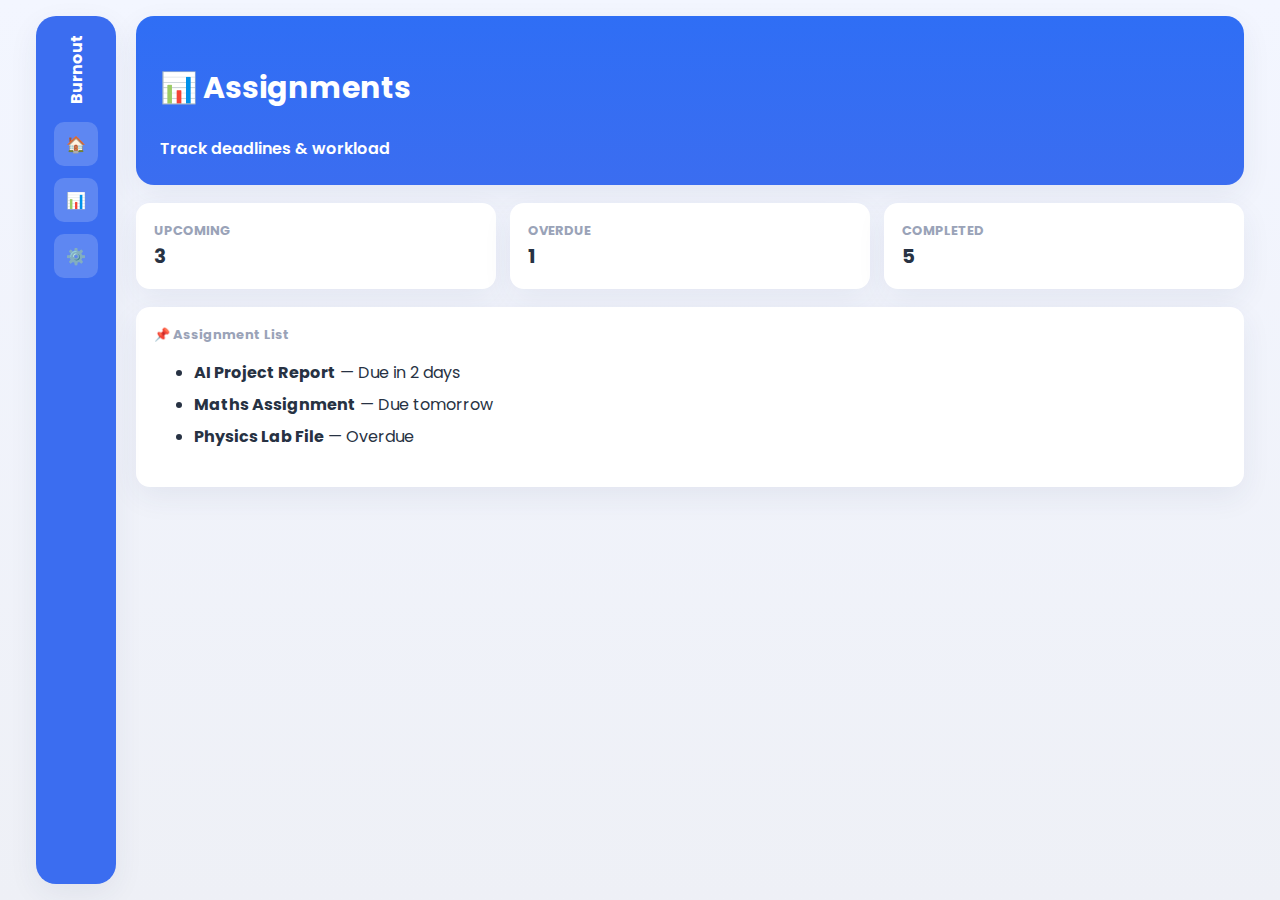
<file: assignments.html>
<!doctype html>
<html lang="en">
<head>
<meta charset="utf-8">
<meta name="viewport" content="width=device-width, initial-scale=1">
<title>Assignments | Burnout Radar</title>

<link href="https://fonts.googleapis.com/css2?family=Poppins:wght@300;400;600;700&display=swap" rel="stylesheet">
<link rel="stylesheet" href="style.css">
</head>

<body>
<div class="wrap">

  <!-- SIDEBAR -->
  <aside class="sidebar">
    <div class="brand">Burnout</div>
    <div class="side-icons">
      <a href="index.html" class="icon">🏠</a>
      <a href="assignments.html" class="icon">📊</a>
      <a href="settings.html" class="icon">⚙️</a>
    </div>
  </aside>

  <main>

    <section class="hero">
      <h2 class="hero-name">📊 Assignments</h2>
      <div class="hero-day">Track deadlines & workload</div>
    </section>

    <div class="stats">
      <div class="card">
        <h4>UPCOMING</h4>
        <div class="val">3</div>
      </div>
      <div class="card">
        <h4>OVERDUE</h4>
        <div class="val">1</div>
      </div>
      <div class="card">
        <h4>COMPLETED</h4>
        <div class="val">5</div>
      </div>
    </div>

    <div class="lower">
      <div class="card">
        <h4>📌 Assignment List</h4>

        <ul style="margin-top:12px;line-height:2">
          <li><b>AI Project Report</b> — Due in 2 days</li>
          <li><b>Maths Assignment</b> — Due tomorrow</li>
          <li><b>Physics Lab File</b> — Overdue</li>
        </ul>
      </div>
    </div>

  </main>
</div>

</body>
</html>
</file>
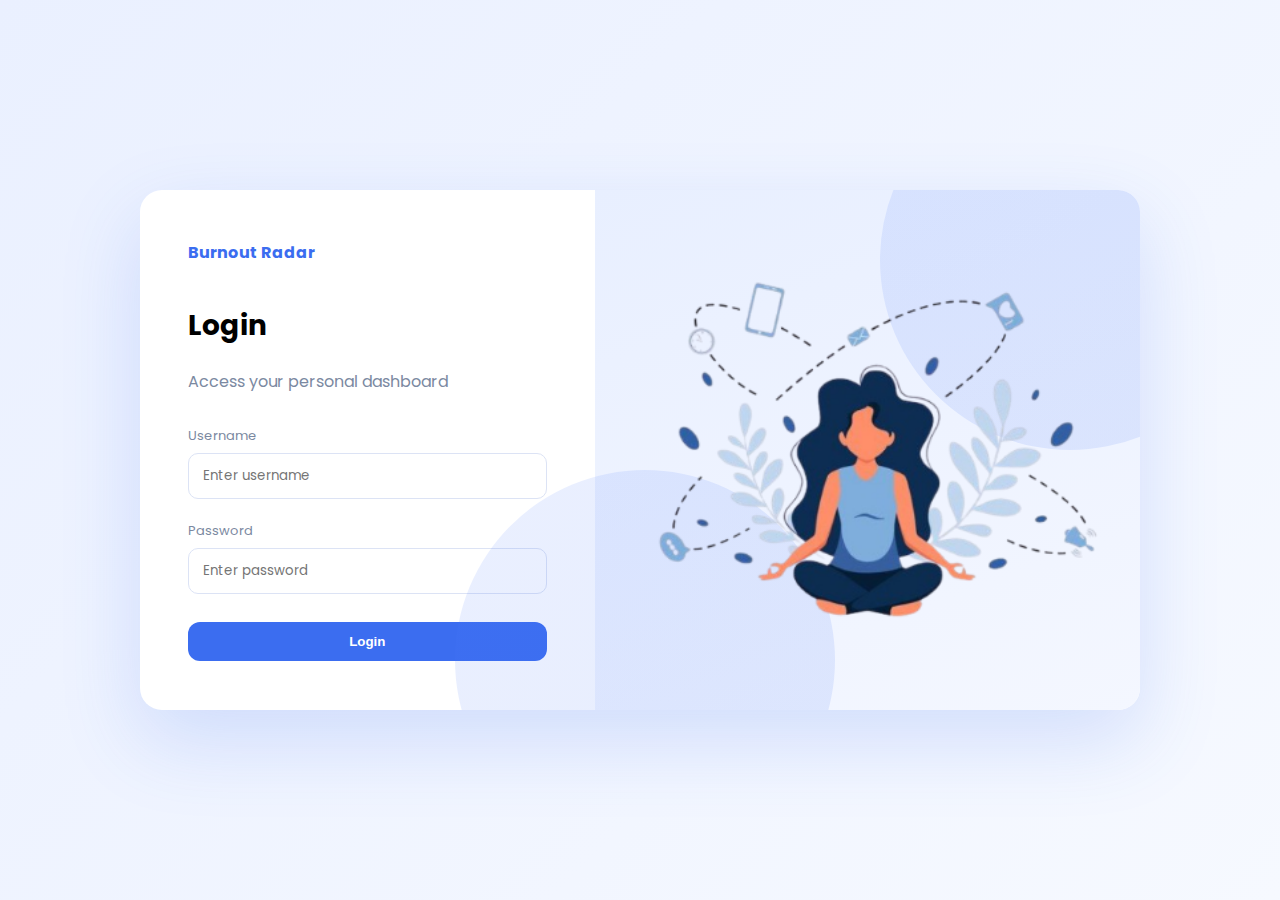
<file: login.html>
<!doctype html>
<html lang="en">
<head>
<meta charset="utf-8">
<meta name="viewport" content="width=device-width, initial-scale=1">
<title>Login | Burnout Radar</title>

<link href="https://fonts.googleapis.com/css2?family=Poppins:wght@300;400;600;700&display=swap" rel="stylesheet">

<style>
:root{
  --primary:#3b6df0;
  --bg:#eef3ff;
  --card:#ffffff;
  --muted:#7b89a1;
}

*{box-sizing:border-box}

body{
  margin:0;
  min-height:100vh;
  font-family:Poppins,sans-serif;
  background:linear-gradient(135deg,#eaf0ff,#f6f9ff);
  display:flex;
  align-items:center;
  justify-content:center;
}

/* MAIN CONTAINER */
.login-shell{
  width:1000px;
  max-width:95%;
  height:520px;
  background:var(--card);
  border-radius:22px;
  display:grid;
  grid-template-columns:1fr 1.2fr;
  overflow:hidden;
  box-shadow:0 30px 80px rgba(59,109,240,.18);
}

/* LEFT – FORM */
.login-left{
  padding:48px;
  display:flex;
  flex-direction:column;
  justify-content:center;
}

.brand{
  font-weight:700;
  color:var(--primary);
  margin-bottom:40px;
}

.login-left h2{
  margin:0 0 6px 0;
  font-size:28px;
}

.login-left p{
  color:var(--muted);
  margin-bottom:28px;
}

.field{
  margin-bottom:18px;
}

.field label{
  font-size:13px;
  color:var(--muted);
}

.field input{
  width:100%;
  padding:12px 14px;
  margin-top:6px;
  border-radius:10px;
  border:1px solid #dce3f5;
  font-family:Poppins,sans-serif;
  transition:.25s;
}

.field input:focus{
  outline:none;
  border-color:var(--primary);
  box-shadow:0 0 0 3px rgba(59,109,240,.15);
}

.login-btn{
  margin-top:10px;
  padding:12px;
  border:none;
  border-radius:12px;
  background:var(--primary);
  color:#fff;
  font-weight:600;
  cursor:pointer;
  transition:.25s;
}

.login-btn:hover{
  transform:translateY(-1px);
  box-shadow:0 10px 25px rgba(59,109,240,.35);
}

.error{
  margin-top:14px;
  color:#e63946;
  font-size:13px;
  display:none;
}

/* RIGHT – ILLUSTRATION */
.login-right{
  background:linear-gradient(160deg,#e8efff,#f4f7ff);
  position:relative;
  display:flex;
  align-items:center;
  justify-content:center;
}

.blob{
  position:absolute;
  width:380px;
  height:380px;
  background:radial-gradient(circle at top left,#4f7dff,#3b6df0);
  border-radius:50%;
  opacity:.12;
}

.blob.one{top:-120px;right:-120px}
.blob.two{bottom:-140px;left:-140px}

.illustration{
  width:70%;
  z-index:2;
}

/* RESPONSIVE */
@media(max-width:900px){
  .login-shell{
    grid-template-columns:1fr;
    height:auto;
  }
  .login-right{display:none}
}
</style>
</head>

<body>

<div class="login-shell">

  <!-- LEFT -->
  <div class="login-left">
    <div class="brand">Burnout Radar</div>

    <h2>Login</h2>
    <p>Access your personal dashboard</p>

    <div class="field">
      <label>Username</label>
      <input type="text" id="username" placeholder="Enter username">
    </div>

    <div class="field">
      <label>Password</label>
      <input type="password" id="password" placeholder="Enter password">
    </div>

    <button class="login-btn" onclick="login()">Login</button>

    <div id="error" class="error">Invalid username or password</div>
  </div>

  <!-- RIGHT -->
  <div class="login-right">
    <div class="blob one"></div>
    <div class="blob two"></div>

    <!-- Illustration image -->
    <img
      src="Illustration.jpg"
      class="illustration"
      alt="dashboard illustration"
      style="width: 100%; height: auto";
      >
  </div>

</div>

<script>
function login(){
  const u = document.getElementById("username").value;
  const p = document.getElementById("password").value;

  if(u === "Simi" && p === "1234"){
    localStorage.setItem("loggedIn","true");
    window.location.href = "index.html";
  }else{
    document.getElementById("error").style.display = "block";
  }
}
</script>

</body>
</html>
</file>
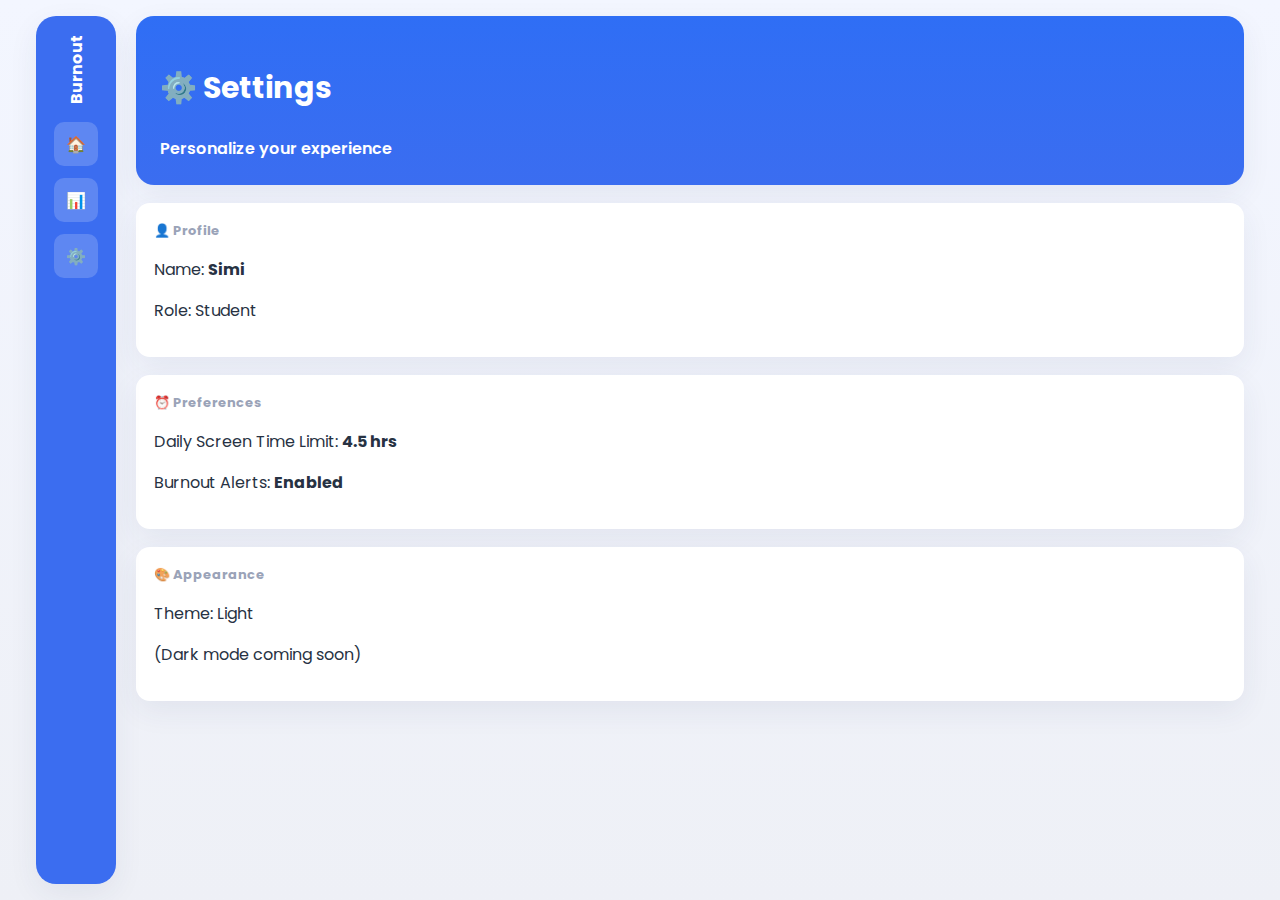
<file: settings.html>
<!doctype html>
<html lang="en">
<head>
<meta charset="utf-8">
<meta name="viewport" content="width=device-width, initial-scale=1">
<title>Settings | Burnout Radar</title>

<link href="https://fonts.googleapis.com/css2?family=Poppins:wght@300;400;600;700&display=swap" rel="stylesheet">
<link rel="stylesheet" href="style.css">
</head>

<body>
<div class="wrap">

  <!-- SIDEBAR -->
  <aside class="sidebar">
    <div class="brand">Burnout</div>
    <div class="side-icons">
      <a href="index.html" class="icon">🏠</a>
      <a href="assignments.html" class="icon">📊</a>
      <a href="settings.html" class="icon">⚙️</a>
    </div>
  </aside>

  <main>

    <section class="hero">
      <h2 class="hero-name">⚙️ Settings</h2>
      <div class="hero-day">Personalize your experience</div>
    </section>

    <div class="lower">

      <div class="card">
        <h4>👤 Profile</h4>
        <p>Name: <b>Simi</b></p>
        <p>Role: Student</p>
      </div>

      <div class="card">
        <h4>⏰ Preferences</h4>
        <p>Daily Screen Time Limit: <b>4.5 hrs</b></p>
        <p>Burnout Alerts: <b>Enabled</b></p>
      </div>

      <div class="card">
        <h4>🎨 Appearance</h4>
        <p>Theme: Light</p>
        <p>(Dark mode coming soon)</p>
      </div>

    </div>

  </main>
</div>

</body>
</html>
</file>
<file: style.css>
:root{
  --bg:#eef0f6;
  --card:#ffffff;
  --primary:#3b6df0;
  --muted:#9aa3b8;
  --shadow:0 10px 30px rgba(44,61,95,.07);
}

*{box-sizing:border-box}

html,body{
  margin:0;
  padding:0;
  font-family:Poppins,sans-serif;
  background:linear-gradient(180deg,#f3f6ff,#eef0f6);
  color:#273243;
}

/* LAYOUT */
.wrap{
  max-width:1240px;
  margin:auto;
  padding:16px;
  display:grid;
  grid-template-columns:80px 1fr;
  gap:20px;
}

/* SIDEBAR */
.sidebar{
  background:var(--primary);
  border-radius:20px;
  padding:18px;
  position:sticky;
  top:16px;
  height:calc(100vh - 32px);
  display:flex;
  flex-direction:column;
  align-items:center;
  gap:18px;
  box-shadow:var(--shadow);
}
.brand{
  writing-mode:vertical-rl;
  transform:rotate(180deg);
  color:#fff;
  font-weight:700;
}
.side-icons{
  display:flex;
  flex-direction:column;
  gap:12px;
}
.icon{
  width:44px;
  height:44px;
  border-radius:10px;
  background:rgba(255,255,255,.18);
  display:flex;
  align-items:center;
  justify-content:center;
  color:#fff;
}

/* HERO */
.hero{
  background:linear-gradient(180deg,#2f6ef5,#3b6df0);
  border-radius:18px;
  padding:24px;
  color:#fff;
  box-shadow:var(--shadow);
}
.hero-top{
  display:flex;
  justify-content:space-between;
  align-items:flex-start;
}
.hero-row{
  display:flex;
  align-items:center;
  gap:16px;
}
.profile-pic{
  width:102px;
  height:102px;
  border-radius:50%;
  overflow:hidden;
  background:#fff;
  box-shadow:0 6px 18px rgba(0,0,0,.15);
}
.profile-pic img{
  width:100%;
  height:100%;
  object-fit:cover;
}
.hero-name{
  font-size:30px;
  font-weight:700;
}
.hero-role{
  font-size:15px;
  font-weight:600;
  opacity:.95;
}
.hero-datetime{
  font-size:14px;
  font-weight:600;
  background:rgba(255,255,255,.18);
  padding:8px 12px;
  border-radius:10px;
}
.hero-day{
  margin-top:10px;
  font-size:16px;
  font-weight:600;
}

/* STATS */
.stats{
  margin-top:18px;
  display:grid;
  grid-template-columns:repeat(3,1fr);
  gap:14px;
}
.card{
  background:var(--card);
  padding:18px;
  border-radius:14px;
  box-shadow:var(--shadow);
}
.card h4{
  margin:0;
  color:var(--muted);
  font-size:13px;
}
.val{
  font-size:20px;
  font-weight:700;
}

/* LOWER */
.lower{
  margin-top:18px;
  display:grid;
  gap:18px;
}

/* BURNOUT */
.burnout{
  grid-column:1/-1;
  border:2px solid rgba(59,109,240,.35);
}
.burnout-body{
  display:flex;
  gap:32px;
  align-items:center;
  margin-top:20px;
}
.circle{
  width:180px;
  height:180px;
  border-radius:50%;
  background:conic-gradient(#ff7aa2 0 62%,#ddd 62%);
  display:flex;
  align-items:center;
  justify-content:center;
  color:#fff;
  font-size:28px;
  font-weight:700;
}

/* CALENDAR + GOALS */
.dual{
  display:grid;
  grid-template-columns:1fr 1fr;
  gap:20px;
}
.dual .card{
  min-height:420px;
}
.calendar-embed iframe{
  width:100%;
  height:420px;
  border:0;
  border-radius:12px;
}

/* GOALS */
.goal{
  display:flex;
  gap:12px;
  margin-top:14px;
}
.dot{
  width:8px;
  height:8px;
  border-radius:50%;
  margin-top:6px;
}
.dot.blue{background:var(--primary)}
.dot.pink{background:#ff7aa2}

/* RESPONSIVE */
@media(max-width:1023px){
  .wrap{grid-template-columns:1fr}
  .sidebar{
    position:relative;
    height:auto;
    flex-direction:row;
    justify-content:space-between;
    padding:12px 16px;
  }
  .brand{writing-mode:horizontal-tb;transform:none}
  .side-icons{flex-direction:row}
  .dual{grid-template-columns:1fr}
}
@media(max-width:640px){
  .stats{grid-template-columns:1fr}
  .circle{width:140px;height:140px}
}

.side-icons a{
  text-decoration:none;
}

.side-icons a.active{
  background:rgba(255,255,255,0.35);
}
</file>
